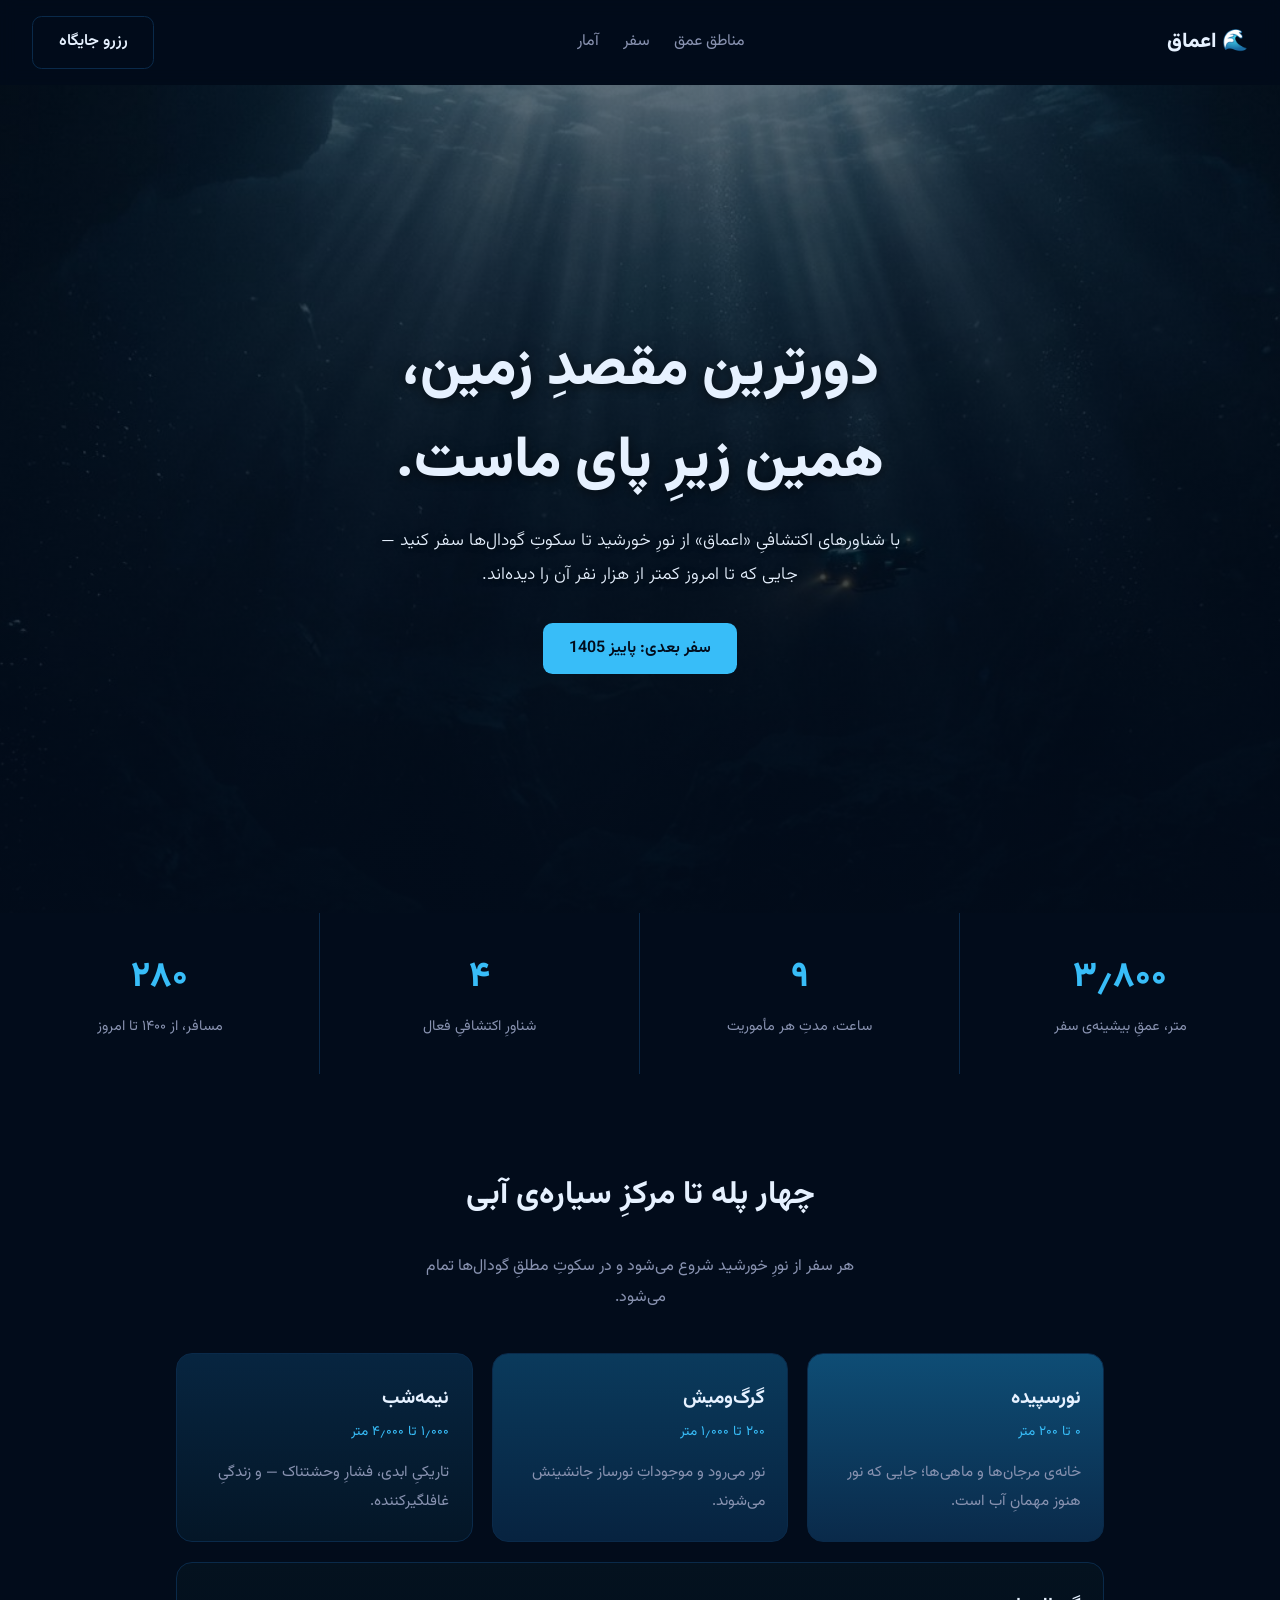
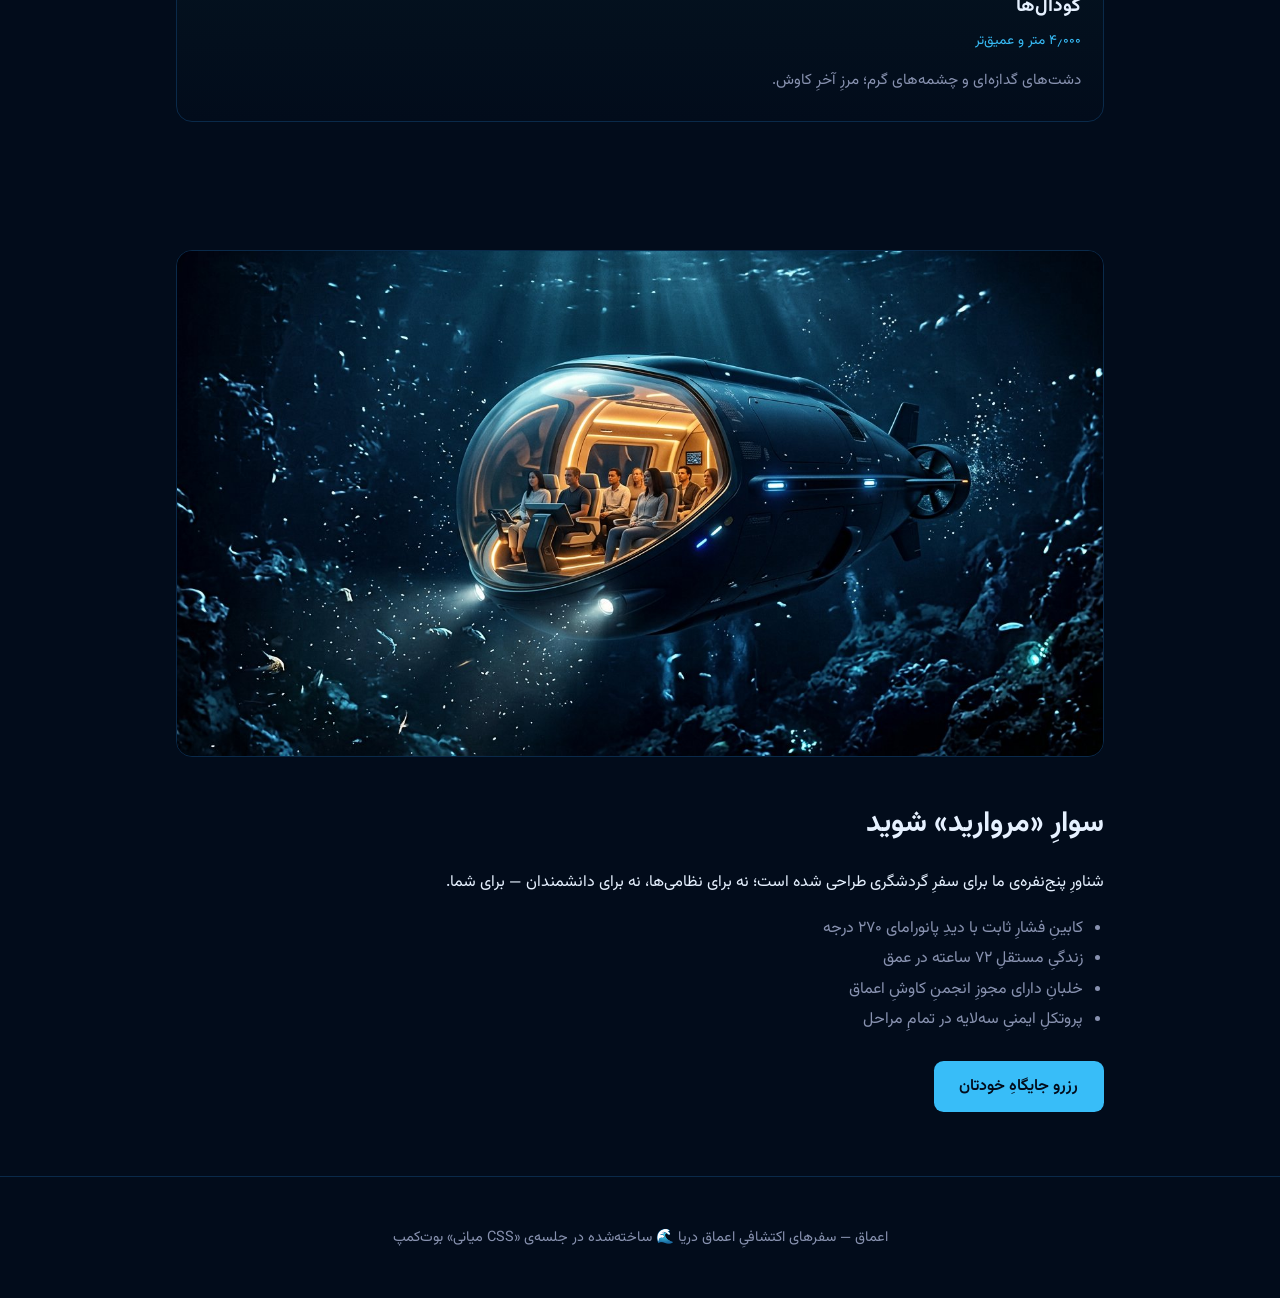
<file: EP6/index.html>
<!doctype html>
<html lang="fa" dir="rtl">
  <head>
    <meta charset="UTF-8" />
    <meta name="viewport" content="width=device-width, initial-scale=1.0" />
    <link rel="preconnect" href="https://fonts.googleapis.com" />
    <link rel="preconnect" href="https://fonts.gstatic.com" crossorigin />
    <link
      href="https://fonts.googleapis.com/css2?family=Vazirmatn:wght@100..900&display=swap"
      rel="stylesheet"
    />
    <link rel="stylesheet" href="styles.css" />
    <title>اعماق - سفر به دورترین نقطه‌ی زمین</title>
  </head>
  <body>
    <header class="site-header">
      <a href="#hero" class="logo">🌊 اعماق</a>
      <nav class="site-nav">
        <a href="#zones">مناطق عمق</a>
        <a href="#experience">سفر</a>
        <a href="#stats">آمار</a>
      </nav>
      <a href="#footer" class="btn btn--ghost">رزرو جایگاه</a>
    </header>

    <main>
      <section id="hero" class="hero">
        <h1>دورترین مقصدِ زمین،<br />همین زیرِ پای ماست.</h1>
        <p>
          با شناورهای اکتشافیِ «اعماق» از نورِ خورشید تا سکوتِ گودال‌ها سفر کنید
          — جایی که تا امروز کمتر از هزار نفر آن را دیده‌اند.
        </p>
        <a href="#experience" class="btn btn--primary">
          سفر بعدی: پاییز 1405
        </a>
      </section>
      <section id="stats" class="stats">
        <div class="stat">
          <strong>۳٫۸۰۰</strong>
          <span>متر، عمقِ بیشینه‌ی سفر</span>
        </div>
        <div class="stat">
          <strong>۹</strong>
          <span>ساعت، مدتِ هر مأموریت</span>
        </div>
        <div class="stat">
          <strong>۴</strong>
          <span>شناورِ اکتشافیِ فعال</span>
        </div>
        <div class="stat">
          <strong>۲۸۰</strong>
          <span>مسافر، از ۱۴۰۰ تا امروز</span>
        </div>
      </section>
      <section id="zones" class="zones">
        <h2>چهار پله تا مرکزِ سیاره‌ی آبی</h2>
        <p class="section-lead">
          هر سفر از نورِ خورشید شروع می‌شود و در سکوتِ مطلقِ گودال‌ها تمام
          می‌شود.
        </p>

        <div class="zone-cards">
          <article class="zone zone--sunlight">
            <h3>نورسپیده</h3>
            <span class="zone__depth"> ۰ تا ۲۰۰ متر </span>
            <p>خانه‌ی مرجان‌ها و ماهی‌ها؛ جایی که نور هنوز مهمانِ آب است.</p>
          </article>
          <article class="zone zone--twilight">
            <h3>گرگ‌ومیش</h3>
            <span class="zone__depth">۲۰۰ تا ۱٫۰۰۰ متر</span>
            <p>نور می‌رود و موجوداتِ نورساز جانشینش می‌شوند.</p>
          </article>
          <article class="zone zone--midnight">
            <h3>نیمه‌شب</h3>
            <span class="zone__depth">۱٫۰۰۰ تا ۴٫۰۰۰ متر</span>
            <p>تاریکیِ ابدی، فشارِ وحشتناک — و زندگیِ غافلگیرکننده.</p>
          </article>
          <article class="zone zone--abyss">
            <h3>گودال‌ها</h3>
            <span class="zone__depth">۴٫۰۰۰ متر و عمیق‌تر</span>
            <p>دشت‌های گدازه‌ای و چشمه‌های گرم؛ مرزِ آخرِ کاوش.</p>
          </article>
        </div>
      </section>
      <section id="experience" class="experience">
        <img
          src="images/submersible.jpg"
          alt="شناور اکتشافی مروارید با گنبد شیشه‌ای پانوراما و نور گرم کابین، در اعماق اقیانوس"
        />
        <div class="experience__text">
          <h2>سوارِ «مروارید» شوید</h2>
          <p>
            شناورِ پنج‌نفره‌ی ما برای سفرِ گردشگری طراحی شده است؛ نه برای
            نظامی‌ها، نه برای دانشمندان — برای شما.
          </p>

          <ul>
            <li>کابینِ فشارِ ثابت با دیدِ پانورامای ۲۷۰ درجه</li>
            <li>زندگیِ مستقلِ ۷۲ ساعته در عمق</li>
            <li>خلبانِ دارای مجوزِ انجمنِ کاوشِ اعماق</li>
            <li>پروتکلِ ایمنیِ سه‌لایه در تمامِ مراحل</li>
          </ul>

          <a href="#footer" class="btn btn--primary"> رزرو جایگاهِ خودتان </a>
        </div>
      </section>
    </main>

    <footer id="footer" class="site-footer">
      <p>
        اعماق — سفرهای اکتشافیِ اعماق دریا 🌊 ساخته‌شده در جلسه‌ی «CSS میانی»
        بوت‌کمپ
      </p>
    </footer>
  </body>
</html>
</file>
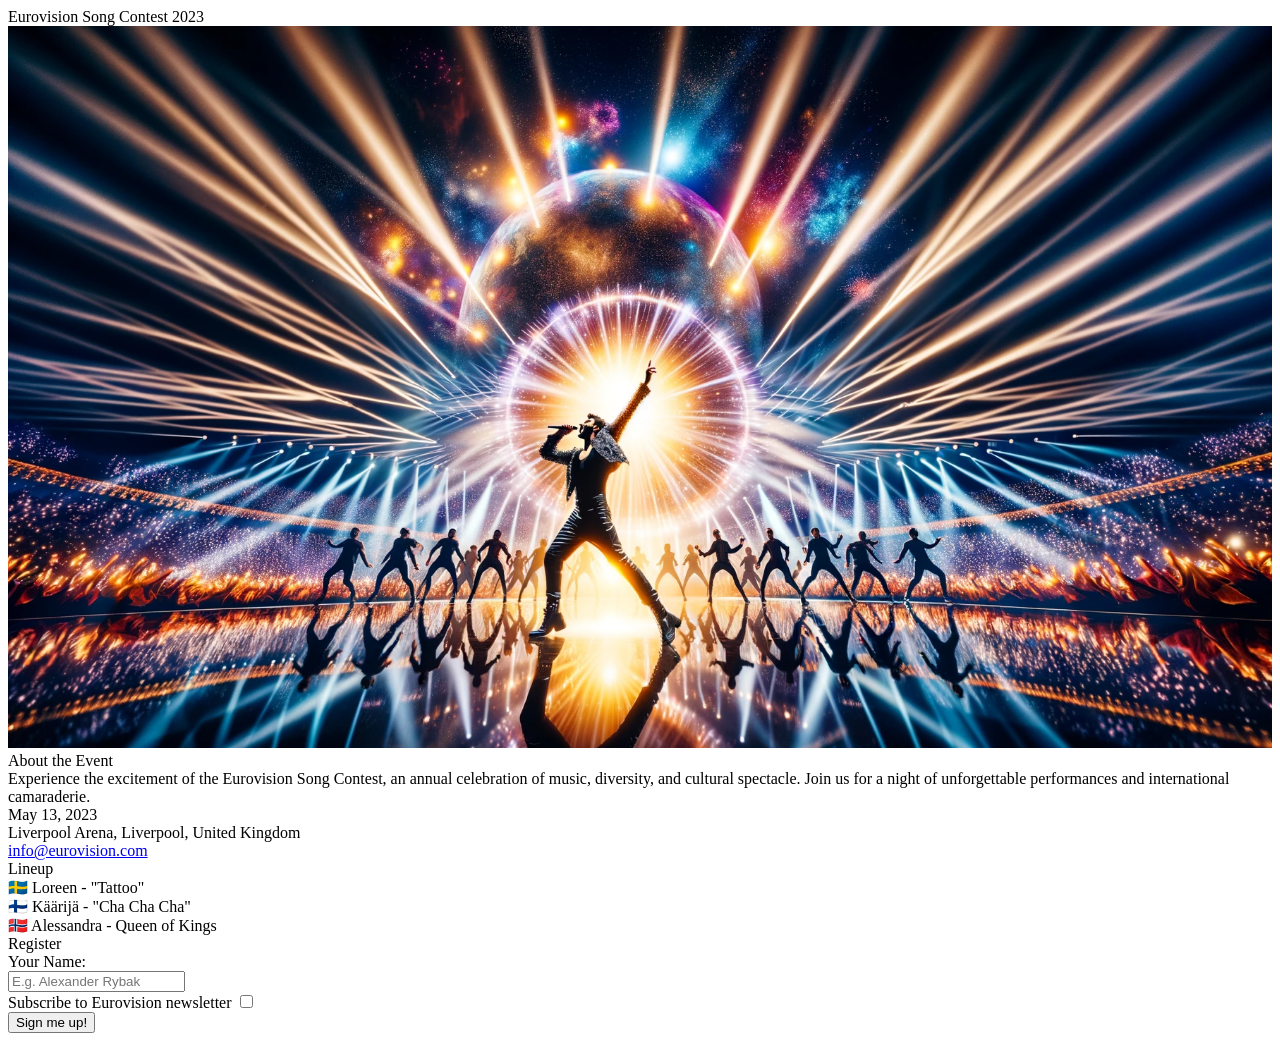
<file: EP2/eurovision/index.html>
<!doctype html>
<html lang="en">
  <head>
    <meta charset="UTF-8" />
    <meta name="viewport" content="width=device-width, initial-scale=1.0" />
    <title>Document</title>
  </head>
  <body><div>Eurovision Song Contest 2023</div>
<img src="eurovision.png" width="100%">

<div>About the Event</div>
<div>Experience the excitement of the Eurovision Song Contest, an annual celebration of music, diversity, and cultural spectacle. Join us for a night of unforgettable performances and international camaraderie.</div>
<div>May 13, 2023</div>
<div>
    Liverpool Arena, Liverpool, United Kingdom<br>
    <a href="mailto:info@eurovision.com">info@eurovision.com</a>
</div>

<div>Lineup</div>
<div>🇸🇪 Loreen - "Tattoo"</div>
<div>🇫🇮 Käärijä - "Cha Cha Cha"</div>
<div>🇳🇴 Alessandra - Queen of Kings</div>

<div>Register</div>
<div>Your Name:</div>
<input placeholder="E.g. Alexander Rybak">
<div>Subscribe to Eurovision newsletter <input type="checkbox"></div>
<button>Sign me up!</button></body>
</html>
</file>
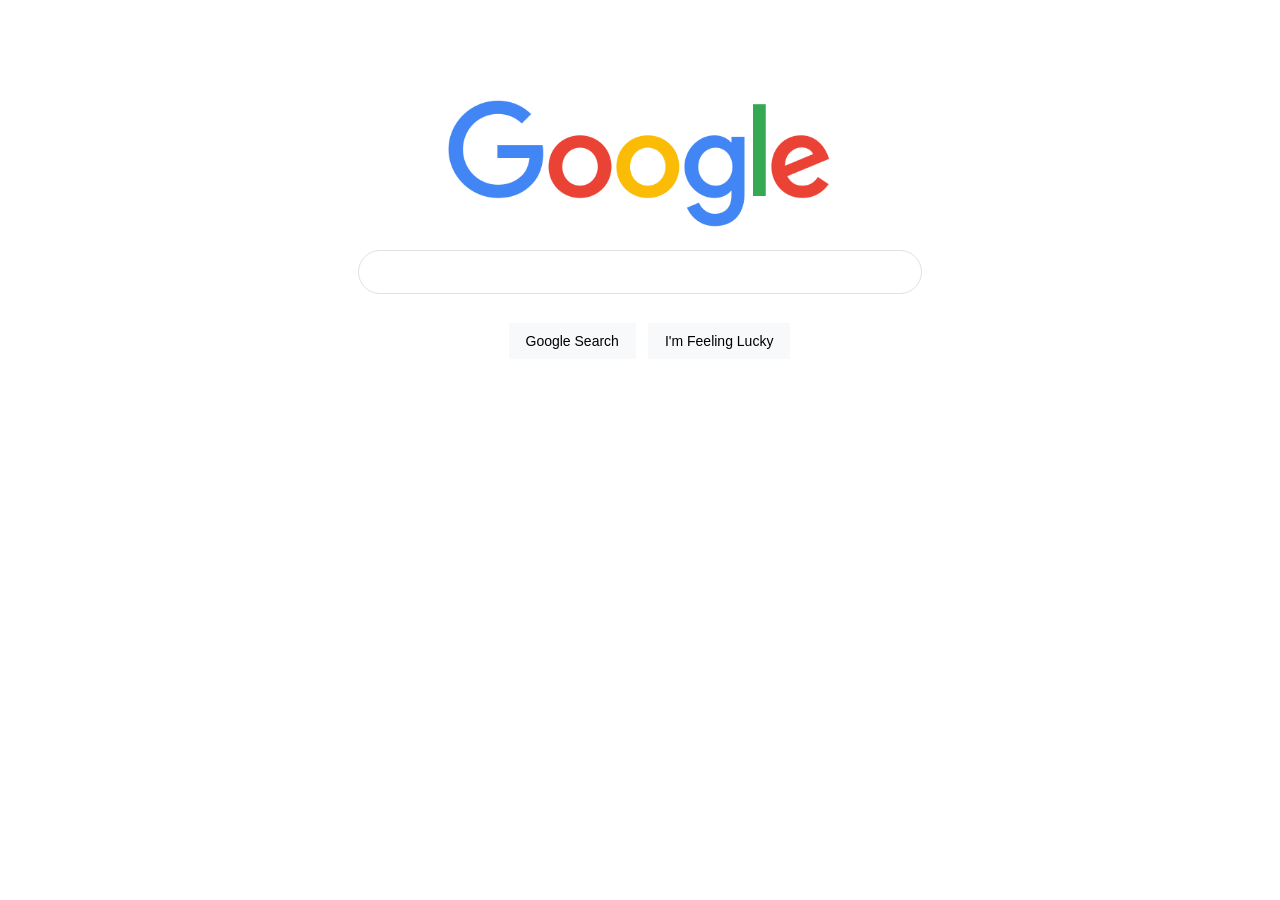
<file: EP2/Google/index.html>
<!doctype html>
<html lang="en">
  <head>
    <meta charset="UTF-8" />
    <meta name="viewport" content="width=device-width, initial-scale=1.0" />
    <title>Document</title>
    <link rel="stylesheet" href="styles.css" />
  </head>
  <body>
    <!-- کد خود را اینجا بنویسید -->

    <img src="google.png" />
    <input type="text" />
    <button>Google Search</button>
    <button>I'm Feeling Lucky</button>
  </body>
</html>
</file>
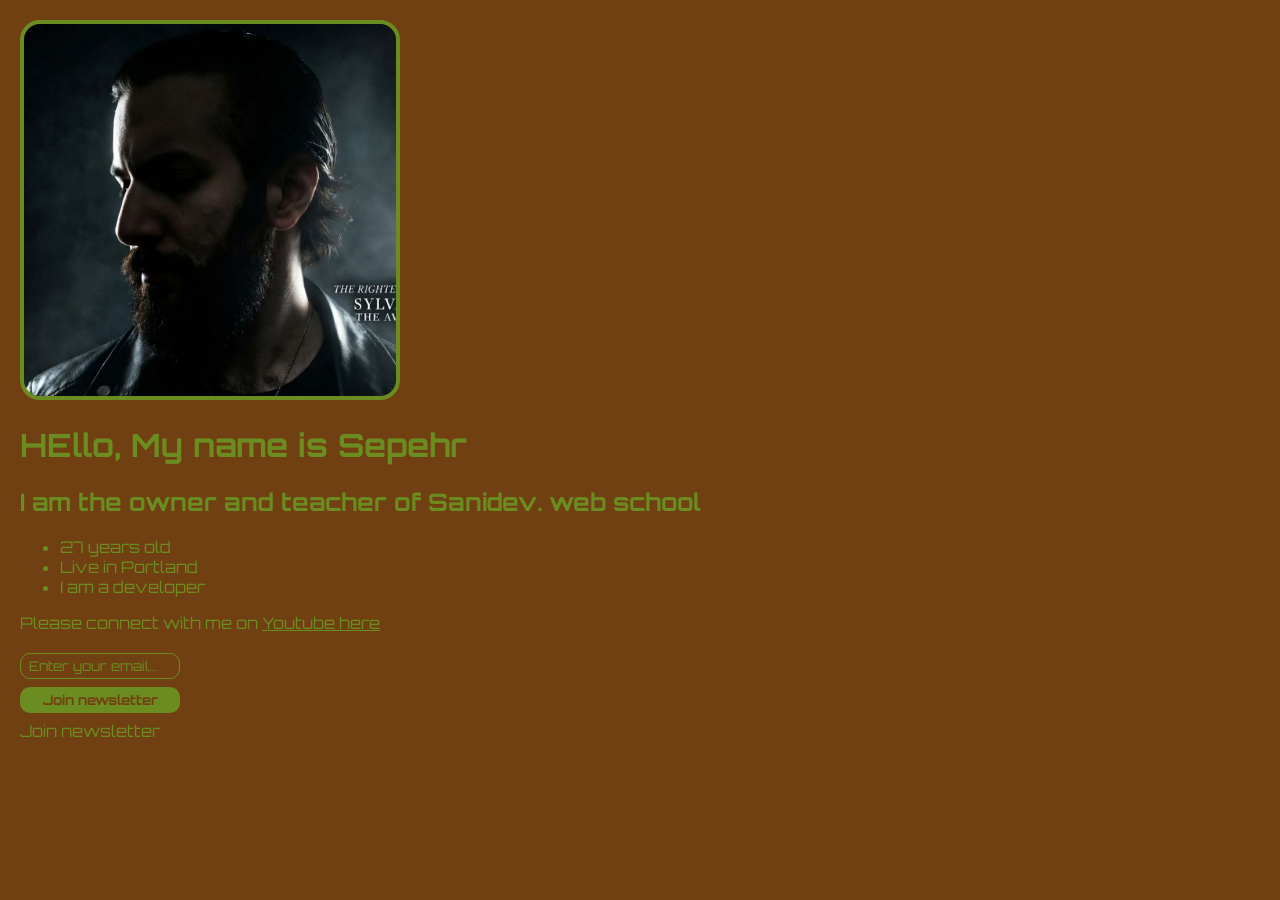
<file: EP2/portfolio/index.html>
<!DOCTYPE html>
<html lang="en">
  <head>
        <link rel="stylesheet" href="styles.css" />
        <link href="https://fonts.googleapis.com/css2?family=Bangers&family=Black+Ops+One&family=Creepster&family=La+Belle+Aurore&family=MedievalSharp&family=Orbitron&family=Rye&display=swap" rel="stylesheet">
        <script src="index.js"></script>
    </head>
<body>
    <img src="photo_2026-08-10_11-57-21.jpg" alt="My profile picture">
<h1>HEllo, My name is Sepehr</h1>
<h2>I am the owner and teacher of Sanidev. web school</h2>
<ul>
    <li>27 years old</li>
    <li>Live in Portland</li>
    <li>I am a developer</li>
</ul>

<p>Please connect with me on <a href="https://www.youtube.com/@sanidev-web" target="_blank">Youtube here</a></p>


<input type="text" placeholder="Enter your email...">
<button>Join newsletter</button>
<div role="button">Join newsletter</div>
</body>
</html>
</file>
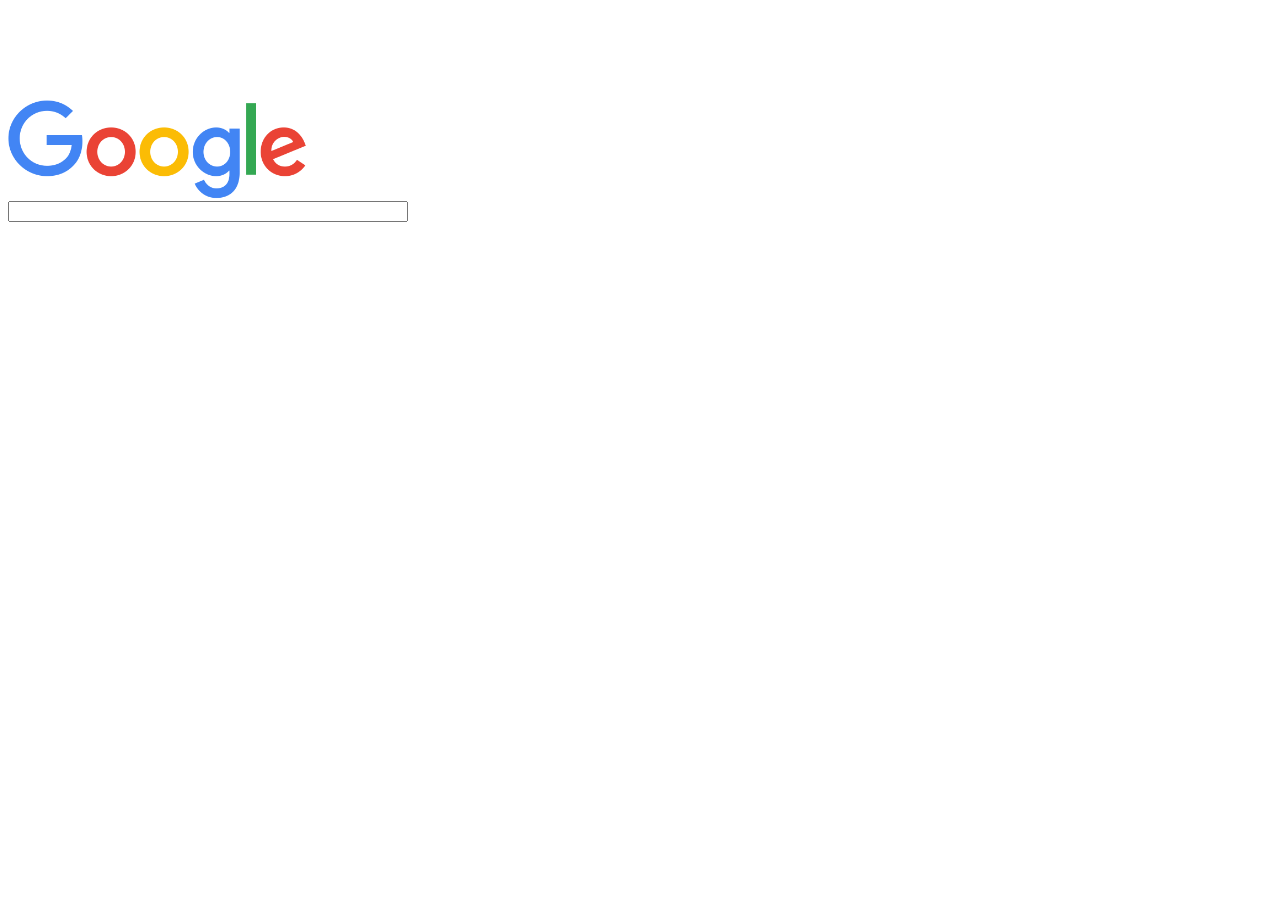
<file: EP3/add class/index.html>
<html>
    <head>
    <link rel="stylesheet" href="styles.css" />
    </head>
    <body>
        <div class="main">
            <!-- Challenge - part 1: 
            Add a class to each of these two elements -->
            <img src="google.png" />
            <input type="text" />
        </div>  
    </body>
</html>
</file>
<file: EP6/styles.css>
:root {
  --abyss: #020c1b;
  --deep: #051830;
  --ocean: #0a2a4a;
  --glow: #38bdf8;
  --foam: #e6f1ff;
  --muted: #8892b0;
}

/*پایه */

* {
  box-sizing: border-box;
}

body {
  margin: 0;
  font-family: "Vazirmatn", "Segoe UI", Tahoma, sans-serif;
  background: var(--abyss);
  color: var(--foam);
  line-height: 1.9;
}

/* HEADER */

.site-header {
  display: flex;
  align-items: center;
  justify-content: space-between;
  gap: 1rem;
  padding: 1rem 2rem;
  background: rgba(2, 12, 27, 0.85);
  backdrop-filter: blur(8px);
  position: sticky;
  top: 0;
  z-index: 10;
}

.logo {
  font-size: 1.3rem;
  font-weight: 800;
  color: var(--foam);
  text-decoration: none;
}

.btn {
  display: inline-block;
  padding: 0.65rem 1.6rem;
  border-radius: 0.6rem;
  text-decoration: none;
  font-weight: 600;
  transition:
    transform 0.15s ease,
    box-shadow 0.15s ease;
}

.btn--primary {
  background: var(--glow);
  color: var(--abyss);
}

.btn--primary:hover {
  transform: translateY(-2px);
  box-shadow: 0 8px 24px rgba(56, 189, 248, 0.35);
}

.btn--ghost {
  border: 1px solid var(--ocean);
  color: var(--foam);
}

.btn--ghost:hover {
  border-color: var(--glow);
  color: var(--glow);
}

.site-nav {
  display: flex;
  gap: 1.5rem;
}

.site-nav a {
  color: var(--muted);
  text-decoration: none;
}

.site-nav a:hover {
  color: var(--glow);
}

/* HERO */

.hero {
  min-height: 92vh;
  display: flex;
  flex-direction: column;
  justify-content: center;
  align-items: center;
  text-align: center;
  padding: 2rem;

  background-image:
    linear-gradient(180deg, rgba(2, 12, 27, 0.55), rgba(2, 12, 27, 0.9)),
    url("images/hero.jpg");

  background-size: cover;
  background-position: center;
}

.hero h1 {
  font-size: clamp(2rem, 5vw, 3.6rem);
  font-weight: 800;
  line-height: 1.6;
  margin: 0 0 1rem;

  text-shadow: 0 2px 12px rgba(0, 0, 0, 0.6);
}

.hero p {
  max-width: 34rem;
  font-size: 1.1rem;
  font-weight: 300;
  color: var(--foam);
  margin: 0 0 2rem;
  text-shadow: 0 1px 6px rgba(0, 0, 0, 0.7);
}

/* STATS */

.stats {
  display: flex;
  flex-wrap: wrap;
}

.stat {
  flex: 1 1 12rem;
  padding: 2rem 1rem;
  text-align: center;
  border-inline-start: 1px solid var(--ocean);
}

.stat:first-child {
  border-inline-start: none;
}

.stat strong {
  display: block;
  font-size: 2.2rem;
  font-weight: 800;
  color: var(--glow);
}

.stat span {
  color: var(--muted);
  font-size: 0.9rem;
}

/* ZONES */
.zones {
  padding: 4rem 2rem;
  max-width: 62rem;
  margin-inline: auto;
}

.zones h2 {
  text-align: center;
  font-size: 2rem;
  margin: 0, 0, 0.5rem;
}

.section-lead {
  text-align: center;
  color: var(--muted);
  max-width: 30rem;
  margin: 0 auto 2.5rem;
}

.zone-cards {
  display: flex;
  flex-wrap: wrap;

  gap: 1.2rem;
}

.zone {
  flex: 1 1 14rem;
  border-radius: 1rem;
  border: 1px solid var(--ocean);
  padding: 1.6rem 1.4rem;
  transition: transform 0.2s ease;
}

.zone:hover {
  transform: translateY(-6px);
}

.zone--sunlight {
  background: linear-gradient(180deg, #0e4d75, #0a2a4a);
}

.zone--twilight {
  background: linear-gradient(180deg, #0a3a5c, #072340);
}

.zone--midnight {
  background: linear-gradient(180deg, #072540, #041627);
}

.zone--abyss {
  background: linear-gradient(180deg, #04121f, #020c1b);
}

.zone h3 {
  margin: 0 0 0.2rem;
  font-size: 1.2rem;
}

.zone__depth {
  display: block;
  color: var(--glow);
  font-size: 0.85rem;
  margin-bottom: 0.8rem;
}

.zone p {
  margin: 0;
  color: var(--muted);
  font-size: 0.95rem;
}

.experience {
  display: flex;
  align-items: center;
  flex-wrap: wrap;
  gap: 2.5rem;
  padding: 4rem 2rem;
  max-width: 62rem;
  margin-inline: auto;
}

.experience img {
  flex: 1 1 18rem;
  width: 100%;
  border-radius: 1rem;
  border: 1px solid var(--ocean);
}

.experience__text {
  flex: 1 1 18rem;
}

.experience h2 {
  font-size: 1.8rem;
  margin: 0 0 0.8rem;
}

.experience__text ul {
  padding-inline-start: 1.3rem;
  color: var(--muted);
  margin-bottom: 1.6rem;
}

.site-footer {
  border-top: 1px solid var(--ocean);
  padding: 2rem;
  text-align: center;
  color: var(--muted);
  font-size: 0.9rem;
}

@media (max-width: 40rem) {
  .site-nav {
    display: none;
  }

  .stat {
    border-inline-start: none;
    border-top: 1px solid var(--ocean);
  }
}
</file>
<file: EP2/Google/styles.css>
body,
html {
  margin: 0;
  padding: 0;
}

img {
  width: 30%;
  display: block;
  margin: 100px auto 20px;
  min-width: 272px;
}

input {
  box-sizing: border-box;
  display: block;
  border-radius: 24px;
  border: 1px solid rgb(223, 225, 229);
  height: 44px;
  margin: 0 auto 29px;
  max-width: 564px;
  width: 90%;
  padding-left: 30px;
  font-size: 16px;
}

button {
  box-sizing: border-box;
  margin-top: 0;
  padding: 0 16px;
  font-size: 14px;
  height: 36px;
  background-color: #f8f9fa;
  border: 1px solid #f8f9fa;
  cursor: pointer;
}

button:first-of-type {
  margin-right: 8px;
  margin-left: calc(50% - 131.5px);
}

button::hover {
  cursor: pointer;
}

p {
  text-align: center;
  margin-top: 40px;
}
</file>
<file: EP2/portfolio/styles.css>
:root {
  --superhero: "Bangers", cursive;
  --fantasy: "MedievalSharp", cursive;
  --space: "Orbitron", sans-serif;
  --military: "Black Ops One", cursive;
  --romantic: "La Belle Aurore", cursive;
  --scary: "Creepster", cursive;
  --cowboy: "Rye", cursive;
  --regular: sans-serif;
  --fantasy: "MedievalSharp", cursive;
  --font: var(--regular);
  --sharp: 0;
  --soft: 10px;
  --round: 100px;

  --image: var(--soft);

  --background: #f5f5f5;
  --text: #222222;

  --light: var(--background);
  --dark: var(--text);
}

body,
html {
  margin: 0;
  padding: 10px;
  background: var(--background);
  color: var(--text);
  font-family: var(--font);
}

img {
  width: 30%;
  border-radius: calc(var(--image) * 2);
  border: 4px solid var(--text);
}

a {
  color: var(--text);
}

input {
  display: block;
  margin: 20px 0 0;
  width: 160px;
  box-sizing: border-box;
  padding: 4px 8px;
  border-width: 1px;
  border-style: solid;
  border-color: var(--text);
  color: var(--text);
  background: none;
  border-radius: var(--image);
  font-family: var(--font);
}

::placeholder {
  color: var(--text);
}

button {
  border-radius: var(--image);
  padding: 5px 10px;
  border: none;
  background: var(--text);
  color: var(--background);
  font-weight: bold;
  box-sizing: border-box;
  display: block;
  margin: 8px 0;
  cursor: pointer;
  font-family: var(--font);
  width: 160px;
}
</file>
<file: EP3/add class/styles.css>
.main {
    margin-top: 100px;
}

/* Challenge - part 2: 
Replace the element selectors with class selectors */
img {
    display: block;
    width: 300px;
}

input {
    display: block;
    width: 400px;
}
</file>
